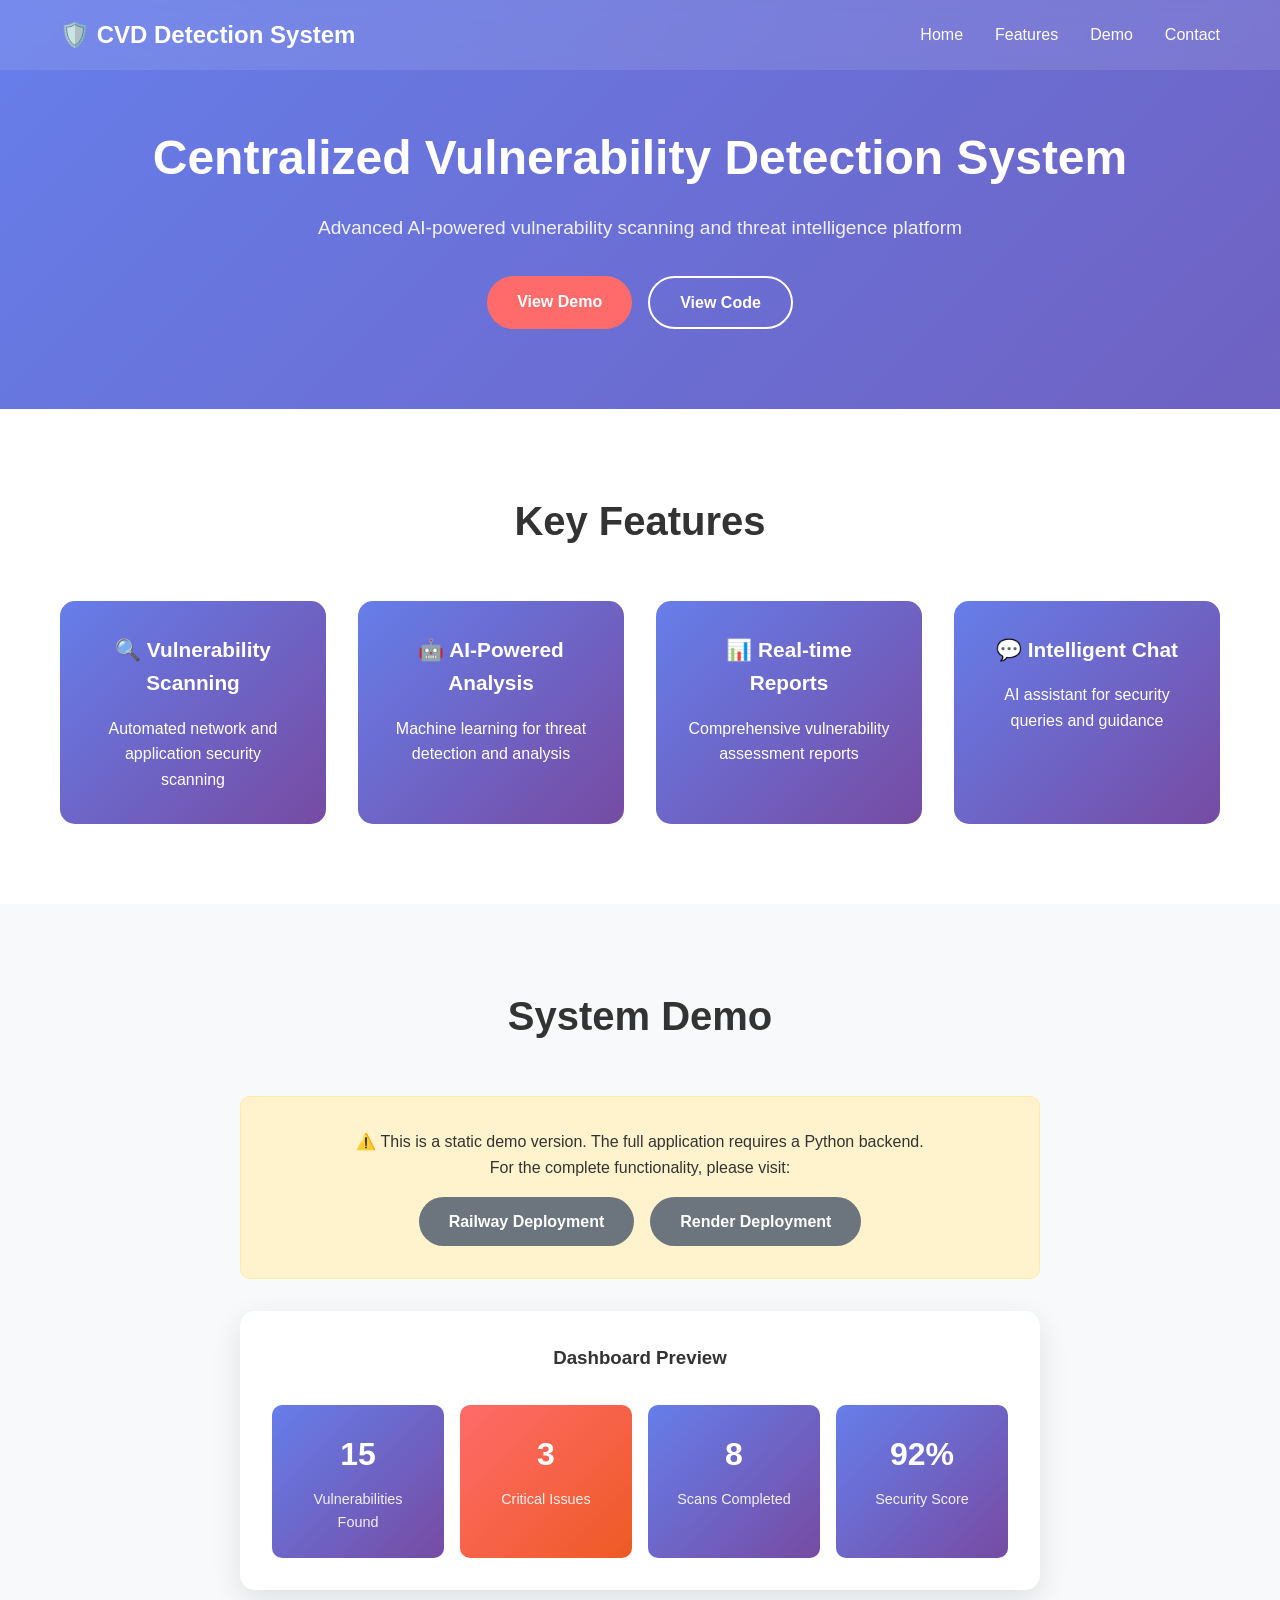
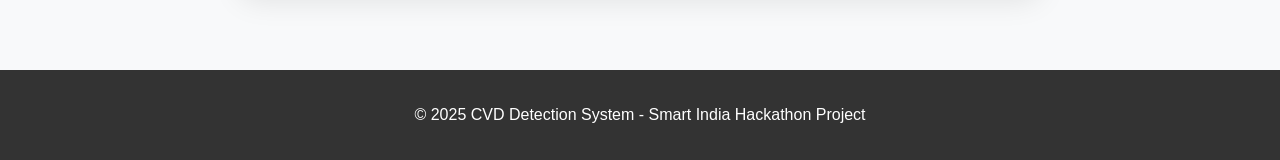
<file: docs/index.html>
<!DOCTYPE html>
<html lang="en">
<head>
    <meta charset="UTF-8">
    <meta name="viewport" content="width=device-width, initial-scale=1.0">
    <title>CVD Detection System - Portfolio Demo</title>
    <link rel="stylesheet" href="style.css">
</head>
<body>
    <header>
        <nav class="navbar">
            <div class="container">
                <h1>🛡️ CVD Detection System</h1>
                <div class="nav-links">
                    <a href="#home">Home</a>
                    <a href="#features">Features</a>
                    <a href="#demo">Demo</a>
                    <a href="#contact">Contact</a>
                </div>
            </div>
        </nav>
    </header>

    <main>
        <section id="home" class="hero">
            <div class="container">
                <h2>Centralized Vulnerability Detection System</h2>
                <p>Advanced AI-powered vulnerability scanning and threat intelligence platform</p>
                <div class="cta-buttons">
                    <button onclick="showDemo()" class="btn primary">View Demo</button>
                    <a href="https://github.com/kabilkforge06/Prototype-25234" class="btn secondary">View Code</a>
                </div>
            </div>
        </section>

        <section id="features" class="features">
            <div class="container">
                <h2>Key Features</h2>
                <div class="feature-grid">
                    <div class="feature-card">
                        <h3>🔍 Vulnerability Scanning</h3>
                        <p>Automated network and application security scanning</p>
                    </div>
                    <div class="feature-card">
                        <h3>🤖 AI-Powered Analysis</h3>
                        <p>Machine learning for threat detection and analysis</p>
                    </div>
                    <div class="feature-card">
                        <h3>📊 Real-time Reports</h3>
                        <p>Comprehensive vulnerability assessment reports</p>
                    </div>
                    <div class="feature-card">
                        <h3>💬 Intelligent Chat</h3>
                        <p>AI assistant for security queries and guidance</p>
                    </div>
                </div>
            </div>
        </section>

        <section id="demo" class="demo">
            <div class="container">
                <h2>System Demo</h2>
                <div class="demo-container">
                    <div class="demo-message">
                        <p>⚠️ This is a static demo version. The full application requires a Python backend.</p>
                        <p>For the complete functionality, please visit:</p>
                        <div class="deployment-links">
                            <a href="#" class="btn">Railway Deployment</a>
                            <a href="#" class="btn">Render Deployment</a>
                        </div>
                    </div>
                    
                    <!-- Simulated Dashboard -->
                    <div class="simulated-dashboard">
                        <h3>Dashboard Preview</h3>
                        <div class="stats-grid">
                            <div class="stat-card">
                                <h4>15</h4>
                                <p>Vulnerabilities Found</p>
                            </div>
                            <div class="stat-card critical">
                                <h4>3</h4>
                                <p>Critical Issues</p>
                            </div>
                            <div class="stat-card">
                                <h4>8</h4>
                                <p>Scans Completed</p>
                            </div>
                            <div class="stat-card">
                                <h4>92%</h4>
                                <p>Security Score</p>
                            </div>
                        </div>
                    </div>
                </div>
            </div>
        </section>
    </main>

    <footer>
        <div class="container">
            <p>&copy; 2025 CVD Detection System - Smart India Hackathon Project</p>
        </div>
    </footer>

    <script>
        function showDemo() {
            document.getElementById('demo').scrollIntoView({ behavior: 'smooth' });
        }
    </script>
</body>
</html>
</file>
<file: docs/style.css>
* {
    margin: 0;
    padding: 0;
    box-sizing: border-box;
}

body {
    font-family: -apple-system, BlinkMacSystemFont, 'Segoe UI', Roboto, sans-serif;
    line-height: 1.6;
    color: #333;
    background: linear-gradient(135deg, #667eea 0%, #764ba2 100%);
    min-height: 100vh;
}

.container {
    max-width: 1200px;
    margin: 0 auto;
    padding: 0 20px;
}

/* Header */
.navbar {
    background: rgba(255, 255, 255, 0.1);
    backdrop-filter: blur(10px);
    padding: 1rem 0;
    position: fixed;
    width: 100%;
    top: 0;
    z-index: 1000;
}

.navbar .container {
    display: flex;
    justify-content: space-between;
    align-items: center;
}

.navbar h1 {
    color: white;
    font-size: 1.5rem;
}

.nav-links {
    display: flex;
    gap: 2rem;
}

.nav-links a {
    color: white;
    text-decoration: none;
    font-weight: 500;
    transition: opacity 0.3s;
}

.nav-links a:hover {
    opacity: 0.8;
}

/* Hero Section */
.hero {
    padding: 120px 0 80px;
    text-align: center;
    color: white;
}

.hero h2 {
    font-size: 3rem;
    margin-bottom: 1rem;
    font-weight: 700;
}

.hero p {
    font-size: 1.2rem;
    margin-bottom: 2rem;
    opacity: 0.9;
}

.cta-buttons {
    display: flex;
    gap: 1rem;
    justify-content: center;
    flex-wrap: wrap;
}

.btn {
    padding: 12px 30px;
    border: none;
    border-radius: 50px;
    font-size: 1rem;
    font-weight: 600;
    text-decoration: none;
    display: inline-block;
    transition: all 0.3s;
    cursor: pointer;
}

.btn.primary {
    background: #ff6b6b;
    color: white;
}

.btn.secondary {
    background: transparent;
    color: white;
    border: 2px solid white;
}

.btn:hover {
    transform: translateY(-2px);
    box-shadow: 0 10px 20px rgba(0,0,0,0.2);
}

/* Features Section */
.features {
    padding: 80px 0;
    background: white;
}

.features h2 {
    text-align: center;
    font-size: 2.5rem;
    margin-bottom: 3rem;
    color: #333;
}

.feature-grid {
    display: grid;
    grid-template-columns: repeat(auto-fit, minmax(250px, 1fr));
    gap: 2rem;
}

.feature-card {
    background: linear-gradient(135deg, #667eea 0%, #764ba2 100%);
    color: white;
    padding: 2rem;
    border-radius: 15px;
    text-align: center;
    transition: transform 0.3s;
}

.feature-card:hover {
    transform: translateY(-5px);
}

.feature-card h3 {
    font-size: 1.3rem;
    margin-bottom: 1rem;
}

/* Demo Section */
.demo {
    padding: 80px 0;
    background: #f8f9fa;
}

.demo h2 {
    text-align: center;
    font-size: 2.5rem;
    margin-bottom: 3rem;
    color: #333;
}

.demo-container {
    max-width: 800px;
    margin: 0 auto;
}

.demo-message {
    background: #fff3cd;
    border: 1px solid #ffeaa7;
    border-radius: 10px;
    padding: 2rem;
    text-align: center;
    margin-bottom: 2rem;
}

.deployment-links {
    margin-top: 1rem;
    display: flex;
    gap: 1rem;
    justify-content: center;
}

.deployment-links .btn {
    background: #6c757d;
    color: white;
}

/* Simulated Dashboard */
.simulated-dashboard {
    background: white;
    border-radius: 15px;
    padding: 2rem;
    box-shadow: 0 10px 30px rgba(0,0,0,0.1);
}

.simulated-dashboard h3 {
    text-align: center;
    margin-bottom: 2rem;
    color: #333;
}

.stats-grid {
    display: grid;
    grid-template-columns: repeat(auto-fit, minmax(150px, 1fr));
    gap: 1rem;
}

.stat-card {
    background: linear-gradient(135deg, #667eea 0%, #764ba2 100%);
    color: white;
    padding: 1.5rem;
    border-radius: 10px;
    text-align: center;
}

.stat-card.critical {
    background: linear-gradient(135deg, #ff6b6b 0%, #ee5a24 100%);
}

.stat-card h4 {
    font-size: 2rem;
    margin-bottom: 0.5rem;
}

.stat-card p {
    font-size: 0.9rem;
    opacity: 0.9;
}

/* Footer */
footer {
    background: #333;
    color: white;
    padding: 2rem 0;
    text-align: center;
}

/* Responsive Design */
@media (max-width: 768px) {
    .hero h2 {
        font-size: 2rem;
    }
    
    .nav-links {
        display: none;
    }
    
    .cta-buttons {
        flex-direction: column;
        align-items: center;
    }
    
    .deployment-links {
        flex-direction: column;
    }
}
</file>
